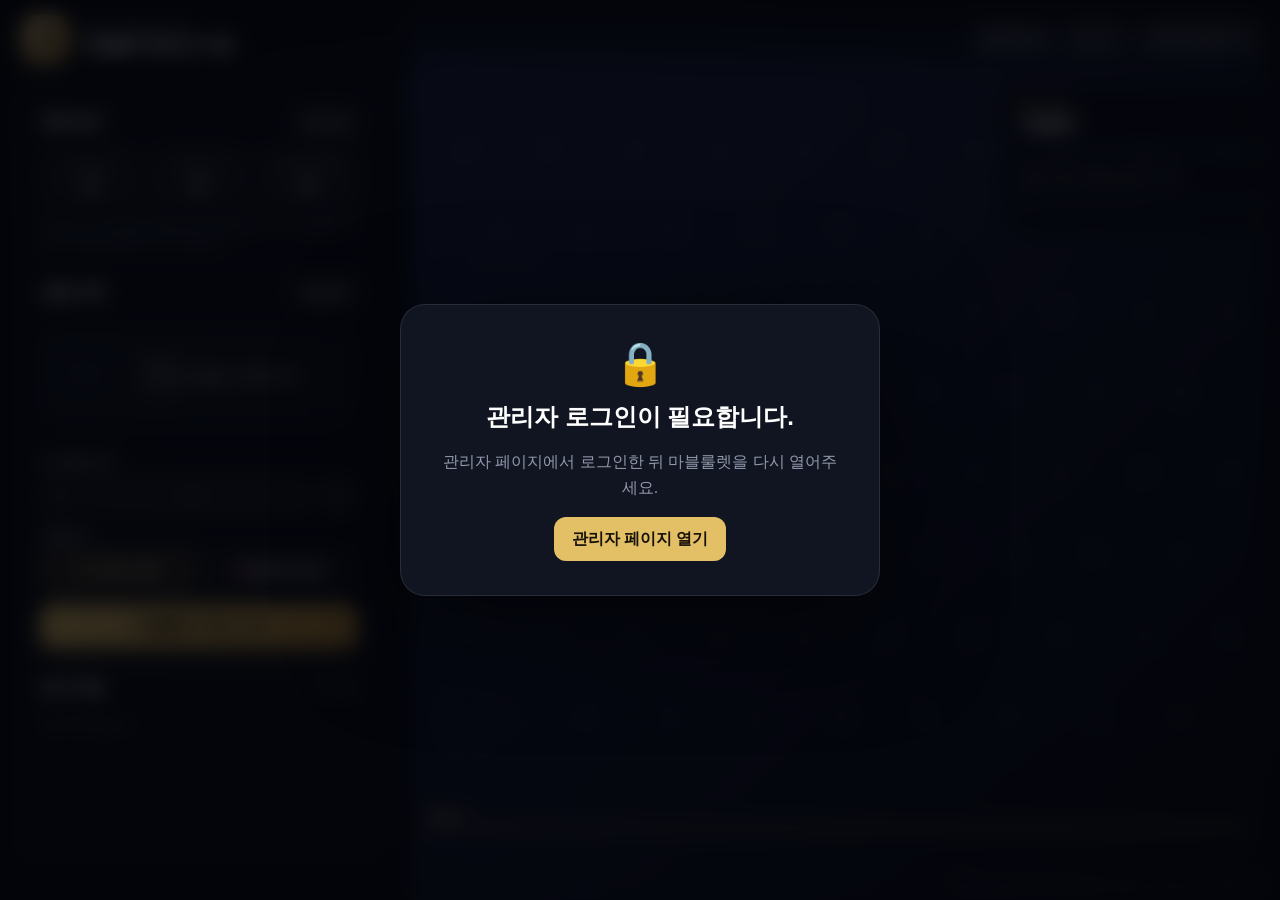
<file: roulette/index.html>
<!doctype html>
<html lang="ko">
<head>
  <meta charset="utf-8" />
  <meta name="viewport" content="width=device-width, initial-scale=1, viewport-fit=cover" />
  <meta name="theme-color" content="#090b12" />
  <title>20주년 마블룰렛 행운권 추첨</title>
  <link rel="stylesheet" href="roulette.css?v=1.1" />
</head>
<body>
  <canvas id="rouletteCanvas"></canvas>

  <header class="topbar">
    <div class="brand">
      <span class="brand-mark">20</span>
      <div><small>남양주시장애인복지관</small><strong>마블룰렛 행운권 추첨</strong></div>
    </div>
    <div class="top-actions">
      <span id="connectionBadge" class="status-badge">연결 확인 중</span>
      <button id="speedButton" class="ghost-button" type="button">속도 1×</button>
      <a class="ghost-button" href="../admin.html">관리자로 돌아가기</a>
    </div>
  </header>

  <aside id="controlPanel" class="control-panel">
    <section class="control-section pool-summary">
      <div class="section-title-row"><h2>추첨 준비</h2><button id="refreshButton" class="mini-button" type="button">새로고침</button></div>
      <div class="count-grid">
        <div><span>현재 도착</span><strong id="arrivedCount">0</strong></div>
        <div><span>추첨 대상</span><strong id="eligibleCount">0</strong></div>
        <div><span>기존 당첨 제외</span><strong id="excludedCount">0</strong></div>
      </div>
      <p class="helper">도착 처리 + 좌석 배정이 완료된 참가자만 들어갑니다. 이미 당첨된 좌석은 중복 당첨 방지를 위해 자동 제외됩니다.</p>
    </section>

    <section class="control-section">
      <div class="section-title-row"><h2>상품 선택</h2><button id="openPrizeSettingsButton" class="mini-button" type="button">상품 설정</button></div>
      <div id="prizeSlots" class="prize-slots"></div>
      <div id="selectedPrizeCard" class="selected-prize-card empty">
        <div id="selectedPrizeImage" class="selected-prize-image"><span>사진</span></div>
        <div><small id="selectedPrizeNumber">상품 선택</small><strong id="selectedPrizeName">사용할 상품을 선택하세요.</strong><p id="selectedPrizeStock">남은 수량 -</p></div>
      </div>
    </section>

    <section class="control-section draw-options">
      <label>이번 당첨 인원
        <div class="stepper"><button id="winnerMinus" type="button">−</button><input id="winnerCount" type="number" min="1" value="1" /><button id="winnerPlus" type="button">＋</button></div>
      </label>
      <fieldset>
        <legend>당첨 방식</legend>
        <div class="mode-buttons">
          <label><input type="radio" name="winnerMode" value="first" checked /><span>🏆 1등부터 당첨</span></label>
          <label><input type="radio" name="winnerMode" value="last" /><span>🎯 꼴찌부터 당첨</span></label>
        </div>
      </fieldset>
      <button id="startDrawButton" class="start-button" type="button">마블룰렛 추첨 시작</button>
      <button id="abortDrawButton" class="abort-button hidden" type="button">추첨 중단</button>
    </section>

    <section class="control-section history-section">
      <div class="section-title-row"><h2>최근 추첨</h2><span class="tiny">최대 20회</span></div>
      <div id="drawHistory" class="draw-history"><p class="empty-copy">추첨 기록이 없습니다.</p></div>
    </section>
  </aside>

  <section class="race-hud">
    <div class="race-prize">
      <span id="racePrizeNo">상품 미선택</span>
      <strong id="racePrizeName">마블룰렛</strong>
    </div>
    <div id="raceStatus" class="race-status">상품과 당첨 인원을 설정해 주세요.</div>
    <div id="rankTicker" class="rank-ticker"></div>
  </section>

  <div id="loginGate" class="overlay hidden">
    <section class="dialog compact-dialog">
      <div class="dialog-icon">🔒</div><h2>관리자 로그인이 필요합니다.</h2>
      <p>관리자 페이지에서 로그인한 뒤 마블룰렛을 다시 열어주세요.</p>
      <a class="primary-link" href="../admin.html">관리자 페이지 열기</a>
    </section>
  </div>

  <div id="loadingOverlay" class="overlay">
    <section class="dialog compact-dialog"><div class="spinner"></div><h2>마블룰렛을 준비하고 있습니다.</h2><p id="loadingText">현재 도착 참가자와 상품 정보를 불러오는 중입니다.</p></section>
  </div>

  <div id="prizeSettingsModal" class="overlay hidden">
    <section class="dialog prize-dialog">
      <div class="dialog-header"><div><small>PRIZE SETTINGS</small><h2>상품 1~10번 설정</h2></div><button class="close-button" data-close="prizeSettingsModal">×</button></div>
      <div class="prize-editor-layout">
        <div id="editorPrizeSlots" class="editor-prize-slots"></div>
        <form id="prizeEditorForm" class="prize-editor-form">
          <input id="editorPrizeNo" type="hidden" value="1" />
          <div class="editor-preview" id="editorPreview"><span>상품사진</span></div>
          <label>상품명<input id="editorPrizeName" maxlength="160" placeholder="예: 온누리상품권 5만원" required /></label>
          <label>총 수량<input id="editorPrizeQuantity" type="number" min="0" max="999" value="1" required /></label>
          <label>상품사진<input id="editorPrizeImage" type="file" accept="image/png,image/jpeg,image/webp" /><small>업로드 시 자동으로 축소·압축하여 저장합니다.</small></label>
          <label>비고<input id="editorPrizeNote" maxlength="200" placeholder="선택사항" /></label>
          <label class="switch-row"><input id="editorPrizeActive" type="checkbox" checked /><span>추첨에 사용</span></label>
          <div class="editor-actions"><button id="removePrizeImageButton" class="secondary-button" type="button">사진 삭제</button><button class="primary-button" type="submit">상품 저장</button></div>
          <p id="editorStockInfo" class="stock-info"></p>
        </form>
      </div>
    </section>
  </div>

  <div id="resultModal" class="overlay hidden">
    <section class="dialog result-dialog">
      <div id="resultConfetti" class="confetti-layer"></div>
      <small class="result-kicker">LUCKY WINNER</small>
      <div id="resultPrizeImage" class="result-prize-image hidden"></div>
      <h2 id="resultPrizeName">당첨 결과</h2>
      <p id="resultSummary"></p>
      <div id="winnerList" class="winner-list"></div>
      <div id="resultSaveStatus" class="result-save-status">결과를 저장하고 있습니다.</div>
      <div class="result-actions"><button id="retryCommitButton" class="secondary-button hidden" type="button">결과 저장 다시 시도</button><button id="resultDoneButton" class="primary-button" type="button">확인</button></div>
    </section>
  </div>

  <div id="toast" class="toast hidden"></div>
  <footer>Marble Roulette original concept/source by LazyGyu · MIT License · 20주년 행사 연동판</footer>

  <script src="../config.js"></script>
  <script src="roulette.js?v=1.1"></script>
</body>
</html>
</file>
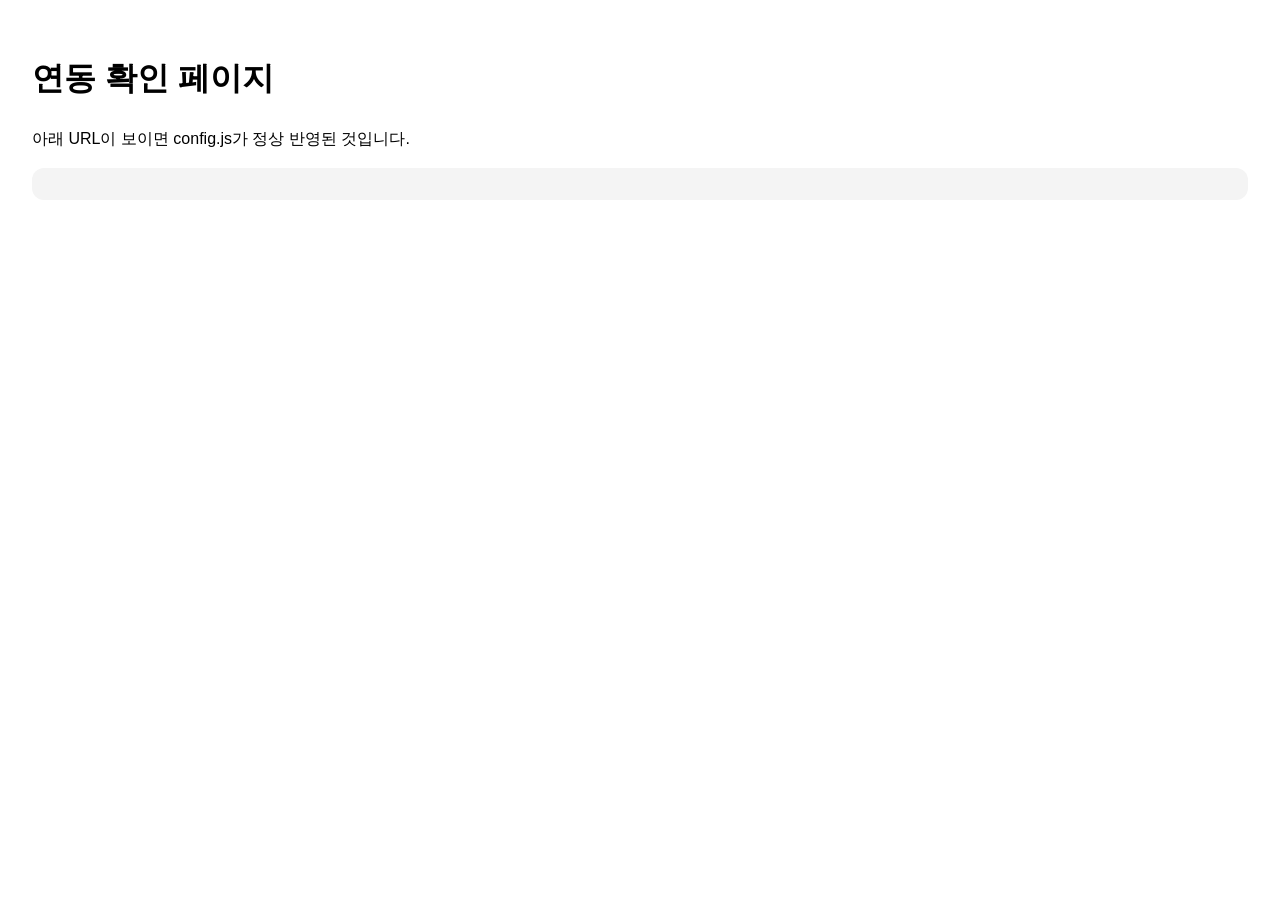
<file: check-config.html>
<!doctype html>
<html lang="ko">
<head><meta charset="utf-8"><meta name="viewport" content="width=device-width,initial-scale=1"><title>연동 확인</title></head>
<body style="font-family:sans-serif; padding:24px; line-height:1.6;">
<h1>연동 확인 페이지</h1>
<p>아래 URL이 보이면 config.js가 정상 반영된 것입니다.</p>
<pre id="out" style="white-space:pre-wrap;background:#f4f4f4;padding:16px;border-radius:12px;"></pre>
<script src="./config.js"></script>
<script>
document.getElementById('out').textContent = JSON.stringify(window.APP_CONFIG, null, 2);
</script>
</body>
</html>
</file>
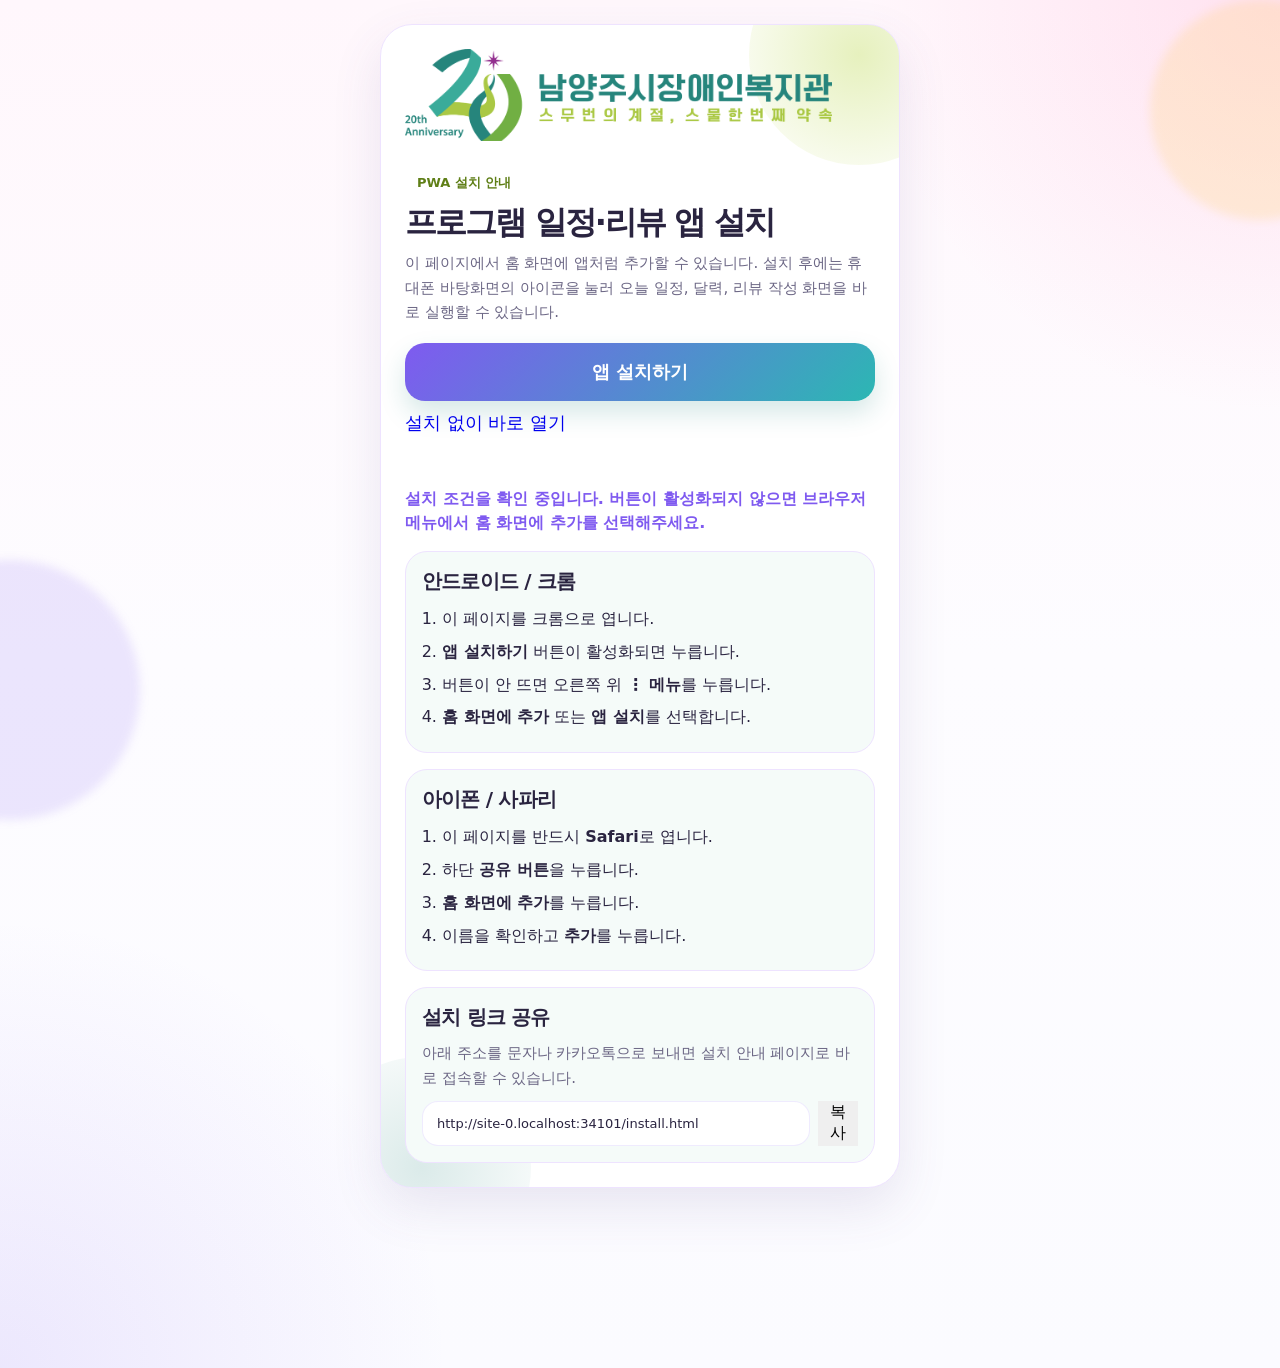
<file: install.html>
<!doctype html>
<html lang="ko">
<head>
  <meta charset="utf-8" />
  <meta name="viewport" content="width=device-width, initial-scale=1, viewport-fit=cover" />
  <title>남양주시장애인복지관 앱 설치</title>
  <meta name="theme-color" content="#1e7f78" />
  <link rel="manifest" href="./manifest.webmanifest" />
  <link rel="apple-touch-icon" href="./assets/icon-192.png" />
  <link rel="stylesheet" href="./styles.css" />
  <style>
    .install-shell{min-height:100vh;display:flex;align-items:center;justify-content:center;padding:24px 14px 80px}
    .install-card{width:min(520px,100%);background:#fff;border:1px solid var(--line);border-radius:32px;padding:24px;box-shadow:var(--shadow);position:relative;overflow:hidden}
    .install-card:before{content:"";position:absolute;right:-70px;top:-80px;width:220px;height:220px;border-radius:999px;background:radial-gradient(circle,rgba(182,213,64,.34),rgba(182,213,64,0));}
    .install-card:after{content:"";position:absolute;left:-70px;bottom:-90px;width:220px;height:220px;border-radius:999px;background:radial-gradient(circle,rgba(30,127,120,.16),rgba(30,127,120,0));}
    .install-inner{position:relative;z-index:1}
    .install-logo{width:100%;max-height:92px;object-fit:contain;object-position:left center;margin-bottom:22px}
    .install-title{font-size:32px;line-height:1.12;letter-spacing:-.06em;margin:6px 0 10px;color:var(--ink)}
    .install-desc{color:var(--muted);line-height:1.65;margin:0 0 18px;font-size:15px}
    .install-actions{display:grid;gap:10px;margin:18px 0}
    .install-primary{width:100%;min-height:58px;border-radius:20px;font-size:18px;text-decoration:none}
    .install-help{background:#f5fbf9;border:1px solid var(--line);border-radius:22px;padding:16px;margin-top:16px}
    .install-help h2{font-size:20px;margin:0 0 10px;letter-spacing:-.04em}
    .install-help ol{margin:0;padding-left:20px;color:var(--ink);line-height:1.8}
    .install-help li{margin:4px 0}
    .install-badge{display:inline-flex;align-items:center;gap:6px;background:var(--lime-soft);color:#5f7f17;padding:7px 12px;border-radius:999px;font-weight:900;font-size:13px}
    .install-status{margin-top:12px;color:var(--teal);font-weight:900;line-height:1.5}
    .copy-box{display:flex;gap:8px;margin-top:10px}
    .copy-box input{font-size:13px}
    @media(max-width:520px){.install-card{padding:20px;border-radius:28px}.install-title{font-size:29px}}
  </style>
</head>
<body>
<div class="bg-orb orb-1"></div>
<div class="bg-orb orb-2"></div>
<main class="install-shell">
  <section class="install-card">
    <div class="install-inner">
      <img src="./assets/signature_horizontal_color.png" alt="남양주시장애인복지관 20주년" class="install-logo" />
      <span class="install-badge">PWA 설치 안내</span>
      <h1 class="install-title">프로그램 일정·리뷰 앱 설치</h1>
      <p class="install-desc">이 페이지에서 홈 화면에 앱처럼 추가할 수 있습니다. 설치 후에는 휴대폰 바탕화면의 아이콘을 눌러 오늘 일정, 달력, 리뷰 작성 화면을 바로 실행할 수 있습니다.</p>
      <div class="install-actions">
        <button id="installButton" class="main-btn install-primary" disabled>앱 설치하기</button>
        <a href="./index.html" class="ghost-btn install-primary">설치 없이 바로 열기</a>
      </div>
      <p id="installStatus" class="install-status">설치 버튼을 준비 중입니다. 버튼이 활성화되지 않으면 아래 안내에 따라 홈 화면에 추가해주세요.</p>
      <div class="install-help">
        <h2>안드로이드 / 크롬</h2>
        <ol>
          <li>이 페이지를 크롬으로 엽니다.</li>
          <li><strong>앱 설치하기</strong> 버튼이 활성화되면 누릅니다.</li>
          <li>버튼이 안 뜨면 오른쪽 위 <strong>⋮ 메뉴</strong>를 누릅니다.</li>
          <li><strong>홈 화면에 추가</strong> 또는 <strong>앱 설치</strong>를 선택합니다.</li>
        </ol>
      </div>
      <div class="install-help">
        <h2>아이폰 / 사파리</h2>
        <ol>
          <li>이 페이지를 반드시 <strong>Safari</strong>로 엽니다.</li>
          <li>하단 <strong>공유 버튼</strong>을 누릅니다.</li>
          <li><strong>홈 화면에 추가</strong>를 누릅니다.</li>
          <li>이름을 확인하고 <strong>추가</strong>를 누릅니다.</li>
        </ol>
      </div>
      <div class="install-help">
        <h2>설치 링크 공유</h2>
        <p class="install-desc" style="margin-bottom:8px;">아래 주소를 문자나 카카오톡으로 보내면 설치 안내 페이지로 바로 접속할 수 있습니다.</p>
        <div class="copy-box">
          <input id="installUrl" readonly />
          <button id="copyUrl" class="ghost-btn">복사</button>
        </div>
      </div>
    </div>
  </section>
</main>
<script src="./install.js"></script>
</body>
</html>
</file>
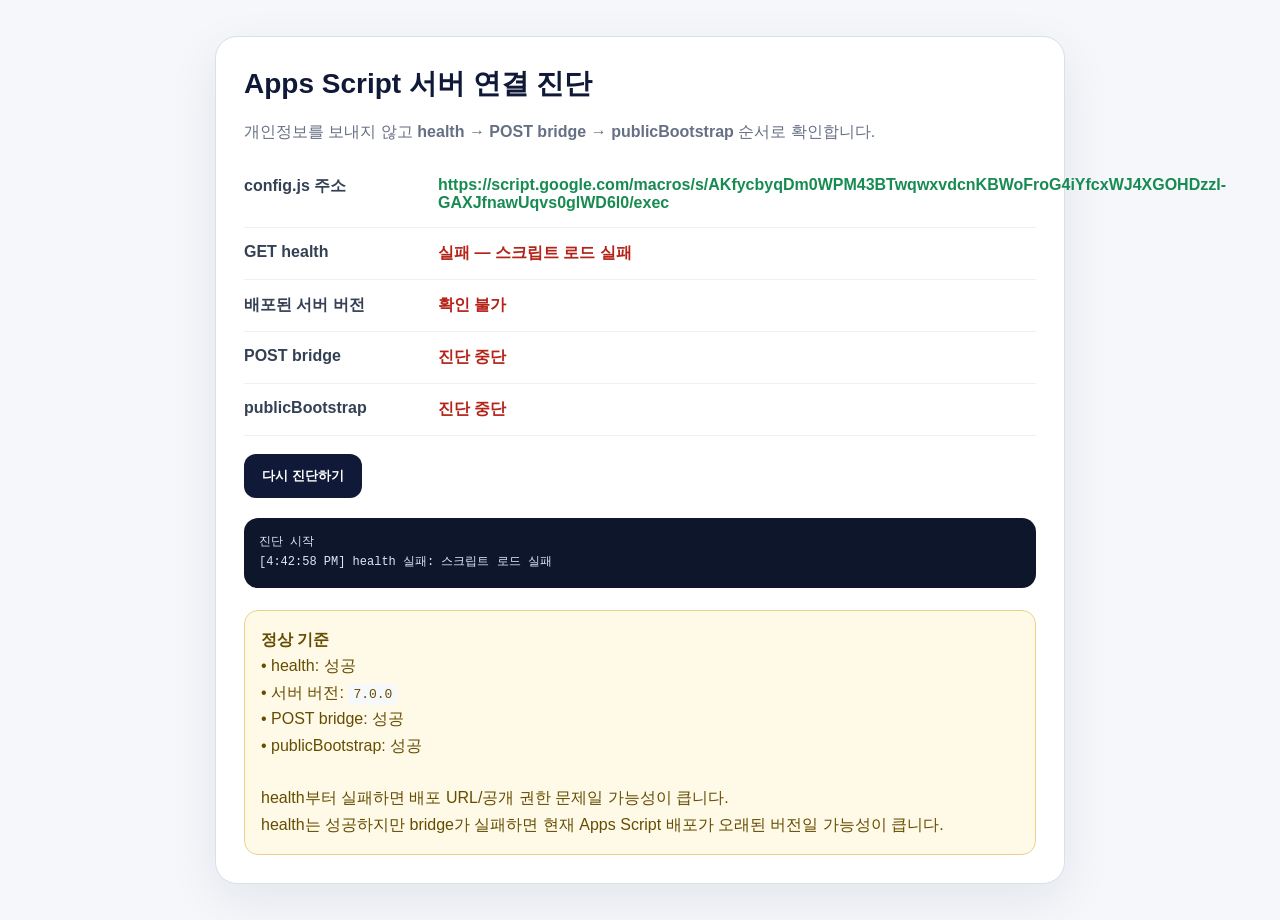
<file: server_check.html>
<!doctype html>
<html lang="ko">
<head>
<meta charset="utf-8">
<meta name="viewport" content="width=device-width,initial-scale=1">
<title>20주년 QR 시스템 · 서버 연결 진단</title>
<style>
:root{--navy:#101a38;--blue:#3268dd;--green:#178b51;--red:#b42318;--amber:#a15c00;--line:#d9e0ea;--bg:#f5f7fb}
*{box-sizing:border-box}
body{margin:0;background:var(--bg);font-family:"Pretendard","Noto Sans KR","Malgun Gothic",sans-serif;color:#1f2937}
main{width:min(850px,calc(100% - 28px));margin:36px auto;padding:28px;background:#fff;border:1px solid var(--line);border-radius:22px;box-shadow:0 16px 50px rgba(15,23,42,.08)}
h1{margin:0;color:var(--navy);font-size:28px} .lead{color:#667085;line-height:1.65}
.row{display:grid;grid-template-columns:180px 1fr;gap:14px;padding:15px 0;border-bottom:1px solid #edf0f4}
.row:last-child{border:0}.label{font-weight:850;color:#344054}
.status{font-weight:850}.pending{color:#667085}.ok{color:var(--green)}.fail{color:var(--red)}.warn{color:var(--amber)}
code{word-break:break-all;background:#f7f8fa;padding:3px 5px;border-radius:5px}
button{margin-top:18px;border:0;border-radius:12px;padding:13px 18px;background:var(--navy);color:#fff;font-weight:900;cursor:pointer}
.log{margin-top:20px;padding:15px;border-radius:14px;background:#0e162b;color:#dce6fb;font:12px/1.65 Consolas,monospace;white-space:pre-wrap;max-height:300px;overflow:auto}
.guide{margin-top:22px;padding:16px;border-radius:14px;background:#fff9e8;border:1px solid #edd18b;line-height:1.65;color:#654d00}
@media(max-width:600px){.row{grid-template-columns:1fr;gap:5px}main{padding:20px}}
</style>
<script src="config.js"></script>
</head>
<body>
<main>
<h1>Apps Script 서버 연결 진단</h1>
<p class="lead">개인정보를 보내지 않고 <b>health → POST bridge → publicBootstrap</b> 순서로 확인합니다.</p>

<div class="row"><div class="label">config.js 주소</div><div id="url" class="status pending">확인 중</div></div>
<div class="row"><div class="label">GET health</div><div id="health" class="status pending">대기 중</div></div>
<div class="row"><div class="label">배포된 서버 버전</div><div id="version" class="status pending">대기 중</div></div>
<div class="row"><div class="label">POST bridge</div><div id="bridge" class="status pending">대기 중</div></div>
<div class="row"><div class="label">publicBootstrap</div><div id="bootstrap" class="status pending">대기 중</div></div>

<button id="run" type="button">다시 진단하기</button>
<div id="log" class="log">진단 시작 준비 중…</div>

<div class="guide">
<b>정상 기준</b><br>
• health: 성공<br>
• 서버 버전: <code>7.0.0</code><br>
• POST bridge: 성공<br>
• publicBootstrap: 성공<br><br>
health부터 실패하면 배포 URL/공개 권한 문제일 가능성이 큽니다.<br>
health는 성공하지만 bridge가 실패하면 현재 Apps Script 배포가 오래된 버전일 가능성이 큽니다.
</div>
</main>
<script>
(() => {
  const cfg=window.NYJ20_CONFIG||{};
  const API=String(cfg.appsScriptUrl||'').trim();
  const $=id=>document.getElementById(id);
  const logEl=$('log');
  const EXPECTED='7.0.0';

  function log(msg){
    logEl.textContent += `\n[${new Date().toLocaleTimeString()}] ${msg}`;
    logEl.scrollTop=logEl.scrollHeight;
  }
  function set(id,text,kind='pending'){
    const el=$(id); el.textContent=text; el.className='status '+kind;
  }
  function callbackName(prefix){
    return `__nyjdiag_${prefix}_${Date.now()}_${Math.random().toString(36).slice(2)}`;
  }
  function jsonp(url,timeout=12000){
    return new Promise((resolve,reject)=>{
      const cb=callbackName('cb');
      const script=document.createElement('script');
      const timer=setTimeout(()=>cleanup(new Error('JSONP 응답 시간 초과')),timeout);
      function cleanup(err,data){
        clearTimeout(timer);
        script.remove();
        try{delete window[cb]}catch(_){window[cb]=undefined}
        err?reject(err):resolve(data);
      }
      window[cb]=data=>cleanup(null,data);
      script.onerror=()=>cleanup(new Error('스크립트 로드 실패'));
      const u=new URL(url);
      u.searchParams.set('callback',cb);
      u.searchParams.set('_',Date.now());
      script.src=u.toString();
      document.head.appendChild(script);
    });
  }

  async function health(){
    const u=new URL(API);
    u.searchParams.set('action','health');
    const started=performance.now();
    const r=await jsonp(u.toString());
    return {r,ms:Math.round(performance.now()-started)};
  }

  function bridge(action,payload={}){
    return new Promise((resolve,reject)=>{
      const requestId='diag_'+Date.now()+'_'+Math.random().toString(36).slice(2)+Math.random().toString(36).slice(2);
      const frameName='diag_frame_'+Date.now();
      const iframe=document.createElement('iframe');
      iframe.name=frameName; iframe.style.display='none';
      const form=document.createElement('form');
      form.method='POST'; form.action=API; form.target=frameName; form.style.display='none';
      const fields={bridge:'1',requestId,action,payload:JSON.stringify(payload)};
      for(const [name,value] of Object.entries(fields)){
        const input=document.createElement('input');input.type='hidden';input.name=name;input.value=value;form.appendChild(input);
      }
      document.body.append(iframe,form);
      const deadline=Date.now()+25000;
      let done=false;
      function cleanup(){if(done)return;done=true;form.remove();setTimeout(()=>iframe.remove(),50)}
      async function poll(){
        if(done)return;
        if(Date.now()>deadline){cleanup();reject(new Error('bridge 25초 초과'));return}
        try{
          const u=new URL(API);u.searchParams.set('action','bridgePoll');u.searchParams.set('requestId',requestId);
          const r=await jsonp(u.toString(),5000);
          if(r?.pending===true){setTimeout(poll,250);return}
          cleanup();
          if(!r||r.ok!==true){reject(new Error(r?.error||'bridge 서버 오류'));return}
          resolve(r.data);
        }catch(e){setTimeout(poll,400)}
      }
      try{form.submit();setTimeout(poll,220)}catch(e){cleanup();reject(e)}
    });
  }

  async function run(){
    logEl.textContent='진단 시작';
    set('url',API||'설정 없음',API?'ok':'fail');
    set('health','검사 중…');set('version','대기 중…');set('bridge','대기 중…');set('bootstrap','대기 중…');

    if(!/^https:\/\/script\.google\.com\/macros\/s\/.+\/exec/.test(API)){
      set('health','실패 — 올바른 /exec 주소가 아닙니다.','fail');
      log('config.js Apps Script URL 확인 필요');
      return;
    }

    try{
      const h=await health();
      if(!h.r?.ok)throw new Error(h.r?.error||'health 응답 오류');
      set('health',`성공 (${h.ms}ms)`,'ok');
      const ver=String(h.r?.data?.version||h.r?.version||'확인 안 됨');
      set('version',ver,ver===EXPECTED?'ok':'warn');
      log(`health 성공 / version=${ver} / ${h.ms}ms`);
      if(ver!==EXPECTED)log(`주의: 이 패키지 예상 서버 버전은 ${EXPECTED}`);
    }catch(e){
      set('health','실패 — '+e.message,'fail');
      set('version','확인 불가','fail');
      set('bridge','진단 중단','fail');set('bootstrap','진단 중단','fail');
      log('health 실패: '+e.message);
      return;
    }

    const start=performance.now();
    try{
      set('bridge','POST + poll 검사 중…');
      const data=await bridge('publicBootstrap',{});
      const ms=Math.round(performance.now()-start);
      set('bridge',`성공 (${ms}ms)`,'ok');
      set('bootstrap',data?.settings?'성공 — 설정 데이터 수신':'응답은 받았으나 설정 데이터 없음',data?.settings?'ok':'warn');
      log(`bridge/publicBootstrap 성공 / ${ms}ms`);
    }catch(e){
      set('bridge','실패 — '+e.message,'fail');
      set('bootstrap','실패','fail');
      log('bridge 실패: '+e.message);
    }
  }

  $('run').addEventListener('click',run);
  run();
})();
</script>
</body></html>
</file>
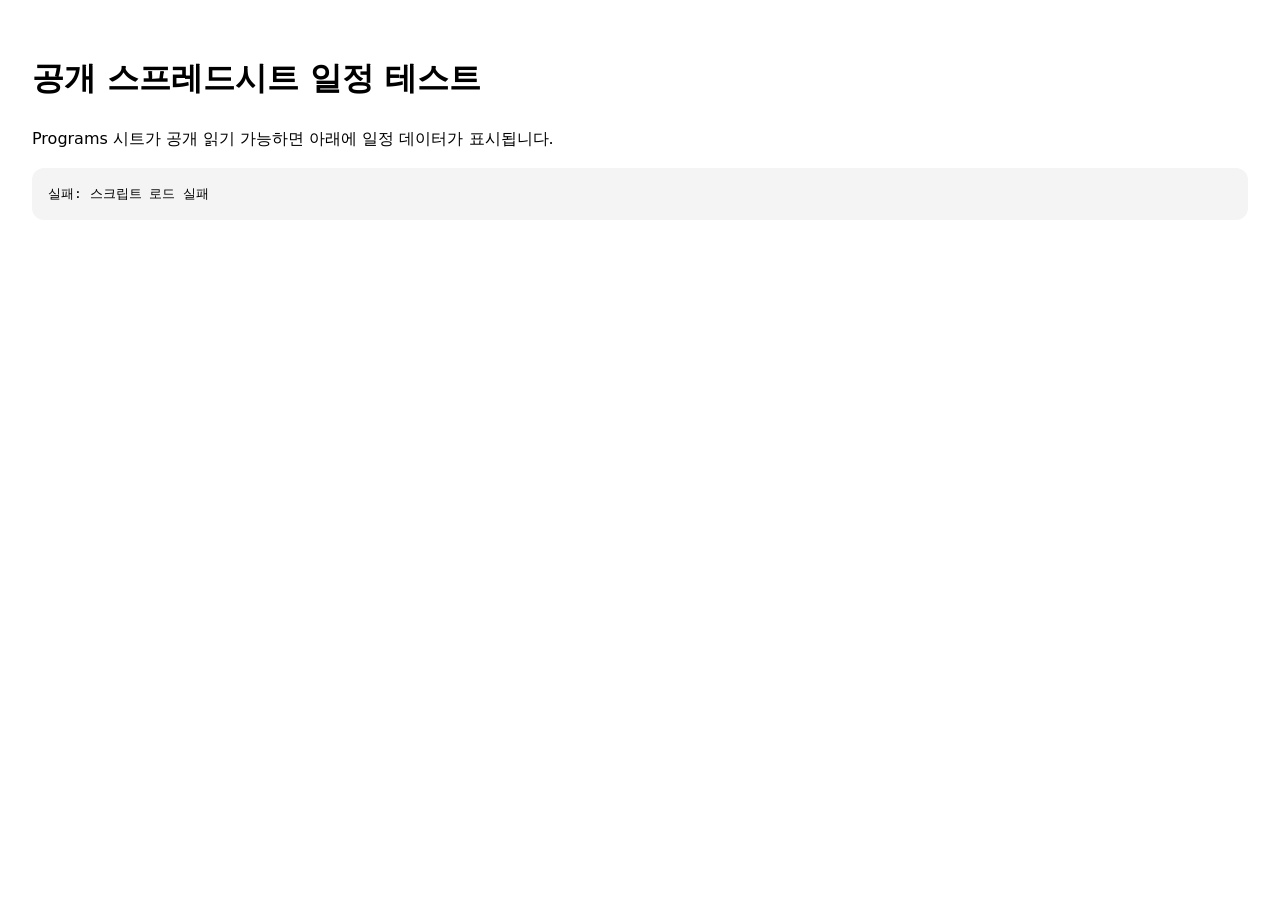
<file: sheet-test.html>
<!doctype html>
<html lang="ko">
<head>
<meta charset="utf-8">
<meta name="viewport" content="width=device-width, initial-scale=1">
<title>공개 스프레드시트 일정 테스트</title>
<style>
body{font-family:system-ui,sans-serif;padding:24px;line-height:1.6}
pre{white-space:pre-wrap;background:#f4f4f4;padding:16px;border-radius:12px}
</style>
</head>
<body>
<h1>공개 스프레드시트 일정 테스트</h1>
<p>Programs 시트가 공개 읽기 가능하면 아래에 일정 데이터가 표시됩니다.</p>
<pre id="out">불러오는 중...</pre>
<script src="./config.js?v=friendly20260629"></script>
<script>
const out=document.getElementById('out');
const cfg=window.APP_CONFIG||{};
const cb='testcb_'+Date.now();
window[cb]=function(response){
  if(!response || response.status==='error'){
    out.textContent='실패: 스프레드시트가 웹에 게시되지 않았거나 공개 읽기 권한이 없습니다.\n\n' + JSON.stringify(response,null,2);
    return;
  }
  out.textContent=JSON.stringify(response.table.rows.slice(0,5),null,2);
};
const s=document.createElement('script');
s.onerror=function(){out.textContent='실패: 스크립트 로드 실패';};
s.src='https://docs.google.com/spreadsheets/d/'+encodeURIComponent(cfg.PROGRAMS_SHEET_ID)+'/gviz/tq?sheet='+encodeURIComponent(cfg.PROGRAMS_SHEET_NAME||'Programs')+'&tqx=responseHandler:'+cb+';out:json&v='+Date.now();
document.body.appendChild(s);
</script>
</body>
</html>
</file>
<file: roulette/roulette.css>
*{box-sizing:border-box}html,body{width:100%;height:100%;margin:0;overflow:hidden;font-family:"Pretendard","Noto Sans KR","Apple SD Gothic Neo","Malgun Gothic",sans-serif;background:#080a10;color:#fff}button,input{font:inherit}button,a{touch-action:manipulation}button{cursor:pointer}a{text-decoration:none;color:inherit}.hidden{display:none!important}#rouletteCanvas{position:fixed;inset:0;width:100%;height:100%;background:radial-gradient(circle at 65% 20%,#1d2450 0,#0b0e18 36%,#05070c 78%)}.topbar{position:fixed;z-index:20;left:0;right:0;top:0;height:76px;padding:12px 18px 12px 22px;display:flex;align-items:center;justify-content:space-between;gap:20px;background:linear-gradient(180deg,rgba(5,7,12,.96),rgba(5,7,12,.62),transparent);pointer-events:none}.topbar>*{pointer-events:auto}.brand{display:flex;align-items:center;gap:11px}.brand-mark{width:47px;height:47px;display:grid;place-items:center;border-radius:15px;background:linear-gradient(135deg,#f5d99a,#a8792c);color:#17120b;font-size:20px;font-weight:950;box-shadow:0 8px 28px rgba(216,169,72,.22)}.brand div{display:grid;gap:2px}.brand small{color:#aaaec0;font-size:11px}.brand strong{font-size:16px}.top-actions{display:flex;align-items:center;gap:8px}.status-badge,.ghost-button,.mini-button{border:1px solid rgba(255,255,255,.14);background:rgba(255,255,255,.07);color:#e9ebf4;border-radius:11px}.status-badge{padding:8px 10px;font-size:11px}.status-badge.ok{border-color:rgba(74,222,128,.38);color:#86efac}.ghost-button{padding:9px 12px;font-size:12px}.ghost-button:hover,.mini-button:hover{background:rgba(255,255,255,.12)}.control-panel{position:fixed;z-index:15;top:82px;left:14px;bottom:38px;width:370px;overflow:auto;padding:10px;border:1px solid rgba(255,255,255,.1);border-radius:23px;background:rgba(10,13,23,.88);backdrop-filter:blur(20px);box-shadow:0 24px 80px rgba(0,0,0,.34);transition:transform .3s ease,opacity .3s ease}.control-panel.race-mode{transform:translateX(calc(-100% - 30px));opacity:.12}.control-section{padding:15px;border-bottom:1px solid rgba(255,255,255,.08)}.control-section:last-child{border:0}.section-title-row{display:flex;align-items:center;justify-content:space-between;gap:10px}.section-title-row h2{margin:0;font-size:15px}.mini-button{padding:6px 9px;font-size:11px}.count-grid{display:grid;grid-template-columns:repeat(3,1fr);gap:7px;margin-top:12px}.count-grid div{padding:10px 7px;border-radius:13px;background:rgba(255,255,255,.055);text-align:center}.count-grid span{display:block;color:#8f95aa;font-size:9px}.count-grid strong{display:block;margin-top:3px;font-size:19px}.helper{margin:9px 0 0;color:#858ba0;font-size:10px;line-height:1.55}.prize-slots,.editor-prize-slots{display:grid;grid-template-columns:repeat(5,1fr);gap:6px;margin-top:11px}.prize-slot{min-height:48px;padding:7px 4px;border:1px solid rgba(255,255,255,.1);border-radius:12px;background:rgba(255,255,255,.04);color:#aeb3c6}.prize-slot strong{display:block;font-size:13px}.prize-slot small{display:block;margin-top:2px;font-size:8px;white-space:nowrap;overflow:hidden;text-overflow:ellipsis}.prize-slot.active{border-color:#d9b35d;background:rgba(217,179,93,.17);color:#ffe8ad}.prize-slot.disabled{opacity:.38}.selected-prize-card{display:grid;grid-template-columns:76px 1fr;align-items:center;gap:11px;margin-top:10px;padding:10px;border-radius:16px;background:rgba(255,255,255,.055)}.selected-prize-card.empty{opacity:.55}.selected-prize-image,.editor-preview,.result-prize-image{display:grid;place-items:center;overflow:hidden;background:linear-gradient(135deg,#1d2234,#121622);border:1px solid rgba(255,255,255,.1);color:#697086}.selected-prize-image{width:76px;height:76px;border-radius:13px}.selected-prize-image img,.editor-preview img,.result-prize-image img{width:100%;height:100%;object-fit:cover}.selected-prize-card small{color:#d9b35d;font-size:10px;font-weight:800}.selected-prize-card strong{display:block;margin-top:3px;font-size:14px}.selected-prize-card p{margin:5px 0 0;color:#9298ab;font-size:10px}.draw-options>label{display:block;color:#b6bbca;font-size:11px;font-weight:700}.stepper{display:grid;grid-template-columns:42px 1fr 42px;gap:5px;margin-top:6px}.stepper button,.stepper input{height:39px;border:1px solid rgba(255,255,255,.11);background:rgba(255,255,255,.06);color:#fff;text-align:center;border-radius:10px}.draw-options fieldset{margin:13px 0;padding:0;border:0}.draw-options legend{margin-bottom:6px;color:#b6bbca;font-size:11px;font-weight:700}.mode-buttons{display:grid;grid-template-columns:1fr 1fr;gap:7px}.mode-buttons input{position:absolute;opacity:0}.mode-buttons span{display:grid;place-items:center;min-height:42px;padding:7px;border:1px solid rgba(255,255,255,.1);border-radius:11px;background:rgba(255,255,255,.045);font-size:11px;font-weight:800}.mode-buttons input:checked+span{border-color:#d9b35d;background:rgba(217,179,93,.15);color:#ffe6a4}.start-button,.abort-button,.primary-button,.secondary-button,.primary-link{min-height:44px;border:0;border-radius:12px;font-weight:900}.start-button{width:100%;background:linear-gradient(135deg,#e8c66e,#b88733);color:#17120a;box-shadow:0 10px 28px rgba(190,140,50,.2)}.start-button:disabled{filter:grayscale(1);opacity:.4;cursor:not-allowed}.abort-button{width:100%;margin-top:7px;background:#7f1d1d;color:#fff}.draw-history{display:grid;gap:7px;margin-top:10px}.history-item{padding:9px;border-radius:12px;background:rgba(255,255,255,.045);font-size:10px}.history-item.cancelled{opacity:.48}.history-head{display:flex;justify-content:space-between;gap:8px}.history-head strong{color:#e7d3a0}.history-winners{margin-top:4px;color:#a7adbf;line-height:1.45}.history-cancel{margin-top:7px;padding:4px 7px;border:1px solid rgba(248,113,113,.25);border-radius:8px;background:transparent;color:#fca5a5;font-size:9px}.empty-copy,.tiny{color:#777e93;font-size:10px}.race-hud{position:fixed;z-index:10;top:86px;right:18px;width:260px;display:grid;gap:9px;pointer-events:none}.race-prize,.race-status,.rank-ticker{padding:12px 14px;border:1px solid rgba(255,255,255,.09);border-radius:15px;background:rgba(7,9,16,.72);backdrop-filter:blur(10px)}.race-prize span{display:block;color:#d5b25b;font-size:9px;font-weight:900;letter-spacing:.08em}.race-prize strong{display:block;margin-top:3px;font-size:15px}.race-status{color:#afb5c7;font-size:11px;line-height:1.5}.rank-ticker{display:grid;gap:4px;max-height:240px;overflow:hidden}.rank-row{display:grid;grid-template-columns:28px 1fr;gap:7px;align-items:center;font-size:10px}.rank-row b{color:#e6c56b}.overlay{position:fixed;z-index:100;inset:0;display:grid;place-items:center;padding:18px;background:rgba(3,5,9,.78);backdrop-filter:blur(10px)}.dialog{position:relative;width:min(900px,100%);max-height:92vh;overflow:auto;border:1px solid rgba(255,255,255,.1);border-radius:25px;background:#111521;box-shadow:0 28px 110px rgba(0,0,0,.55)}.compact-dialog{width:min(480px,100%);padding:34px;text-align:center}.dialog-icon{font-size:42px}.compact-dialog h2{margin:13px 0 8px}.compact-dialog p{color:#9299ad;line-height:1.65}.primary-link,.primary-button{display:inline-flex;align-items:center;justify-content:center;padding:0 18px;background:#e3bf65;color:#181209}.dialog-header{position:sticky;z-index:2;top:0;display:flex;align-items:center;justify-content:space-between;padding:18px 20px;border-bottom:1px solid rgba(255,255,255,.08);background:#111521}.dialog-header small,.result-kicker{color:#d8b45d;font-size:9px;font-weight:900;letter-spacing:.14em}.dialog-header h2{margin:3px 0 0;font-size:20px}.close-button{width:38px;height:38px;border:0;border-radius:50%;background:rgba(255,255,255,.07);color:#fff;font-size:24px}.prize-editor-layout{display:grid;grid-template-columns:170px 1fr;gap:18px;padding:19px}.editor-prize-slots{grid-template-columns:repeat(2,1fr);align-content:start;margin:0}.prize-editor-form{display:grid;grid-template-columns:1fr 1fr;gap:12px}.prize-editor-form label{display:grid;gap:5px;color:#aab0c1;font-size:11px}.prize-editor-form input{height:41px;padding:0 11px;border:1px solid rgba(255,255,255,.1);border-radius:10px;background:#0c0f18;color:#fff}.prize-editor-form input[type=file]{height:auto;padding:9px}.prize-editor-form small{color:#72798e}.editor-preview{grid-column:1/-1;width:150px;height:150px;border-radius:18px}.switch-row{display:flex!important;align-items:center;gap:7px}.switch-row input{width:18px;height:18px}.editor-actions{grid-column:1/-1;display:flex;justify-content:flex-end;gap:8px}.secondary-button{padding:0 16px;border:1px solid rgba(255,255,255,.13);background:#1a1f2c;color:#fff}.stock-info{grid-column:1/-1;margin:0;color:#8f96a9;font-size:10px}.result-dialog{width:min(680px,100%);padding:34px;text-align:center;overflow:hidden}.result-kicker{display:block}.result-prize-image{width:110px;height:110px;margin:13px auto;border-radius:20px}.result-dialog h2{margin:10px 0 5px;font-size:25px}.result-dialog>p{margin:0 0 17px;color:#9ba2b4}.winner-list{display:grid;gap:7px;margin:14px 0}.winner-item{display:grid;grid-template-columns:44px 1fr auto;align-items:center;gap:10px;padding:11px 13px;border-radius:13px;background:rgba(255,255,255,.055);text-align:left}.winner-rank{display:grid;place-items:center;width:38px;height:38px;border-radius:50%;background:#e3bf65;color:#17120a;font-size:11px;font-weight:950}.winner-item strong{font-size:14px}.winner-item small{display:block;margin-top:2px;color:#80879a}.winner-seat{font-size:13px;font-weight:900;color:#f4d98b}.result-save-status{margin:13px 0;padding:9px;border-radius:11px;background:rgba(255,255,255,.05);color:#9ea5b8;font-size:11px}.result-save-status.ok{background:rgba(34,197,94,.11);color:#86efac}.result-save-status.error{background:rgba(239,68,68,.11);color:#fca5a5}.result-actions{display:flex;justify-content:center;gap:8px}.spinner{width:38px;height:38px;margin:0 auto;border:4px solid rgba(255,255,255,.1);border-top-color:#e3bf65;border-radius:50%;animation:spin .8s linear infinite}@keyframes spin{to{transform:rotate(360deg)}}.toast{position:fixed;z-index:200;left:50%;bottom:28px;transform:translateX(-50%);max-width:min(520px,90vw);padding:11px 15px;border-radius:12px;background:#fff;color:#161922;font-size:12px;font-weight:800;box-shadow:0 12px 40px rgba(0,0,0,.35)}footer{position:fixed;z-index:8;right:15px;bottom:9px;color:rgba(255,255,255,.35);font-size:8px}.confetti-layer{position:absolute;inset:0;pointer-events:none}.confetti{position:absolute;width:7px;height:13px;top:-20px;animation:confettiFall 2.8s linear forwards}@keyframes confettiFall{to{transform:translate(var(--dx),700px) rotate(760deg);opacity:0}}
@media(max-width:900px){.control-panel{width:330px}.race-hud{width:220px}.top-actions .status-badge{display:none}.brand small{display:none}}@media(max-width:650px){html,body{overflow:auto;background:#080a10}#rouletteCanvas{position:fixed}.topbar{height:68px;padding:9px 10px}.brand-mark{width:42px;height:42px}.brand strong{font-size:13px}.top-actions{gap:5px}.ghost-button{padding:8px;font-size:10px}.control-panel{top:72px;left:8px;right:8px;bottom:auto;width:auto;max-height:58vh}.race-hud{top:auto;right:8px;left:8px;bottom:9px;width:auto;grid-template-columns:1fr 1fr}.rank-ticker{display:none}.race-status{font-size:10px}.prize-editor-layout{grid-template-columns:1fr}.editor-prize-slots{grid-template-columns:repeat(5,1fr)}.prize-editor-form{grid-template-columns:1fr}.editor-preview,.editor-actions,.stock-info{grid-column:1}.result-dialog{padding:25px 16px}.winner-item{grid-template-columns:42px 1fr}.winner-seat{grid-column:2}footer{display:none}}
</file>
<file: styles.css>
:root{
--teal:#7f5af0;
--teal2:#2cb7b3;
--lime:#ffd166;
--purple:#ff7eb6;
--ink:#2a2440;
--muted:#6c6785;
--line:#eee3ff;
--bg:#fff9ff;
--card:#ffffff;
--danger:#e25a67;
--shadow:0 20px 50px rgba(94,72,141,.12);
--radius:28px
}*{box-sizing:border-box}html,body{margin:0}body{font-family:system-ui,-apple-system,BlinkMacSystemFont,"Segoe UI","Noto Sans KR",sans-serif;background:linear-gradient(180deg,#ecf8f4 0%,#fbfefc 58%,#f4fbf8 100%);color:var(--ink);padding-bottom:100px}.bg-orb{position:fixed;border-radius:999px;filter:blur(5px);z-index:-1;pointer-events:none}.orb-1{width:220px;height:220px;right:-90px;top:0;background:rgba(182,213,64,.26)}.orb-2{width:260px;height:260px;left:-120px;bottom:80px;background:rgba(30,127,120,.16)}button,input,select,textarea{font:inherit}button{border:0;cursor:pointer}.shell{max-width:760px;margin:0 auto;padding:14px}.hero{position:relative;overflow:hidden;background:linear-gradient(145deg,#fff,#f1fbf8);border:1px solid rgba(30,127,120,.12);border-radius:32px;padding:18px;box-shadow:var(--shadow)}.hero:after{content:"";position:absolute;right:-42px;bottom:-48px;width:180px;height:180px;border-radius:999px;background:radial-gradient(circle,rgba(182,213,64,.33),rgba(182,213,64,0))}.brand-logo{width:100%;max-height:88px;object-fit:contain;object-position:left center;display:block;position:relative;z-index:1}.eyebrow,.kicker{margin:0;color:var(--teal);font-size:12px;font-weight:900;letter-spacing:.08em;text-transform:uppercase}.hero h1{margin:8px 0 6px;font-size:34px;line-height:1.05;letter-spacing:-.065em;position:relative;z-index:1}.desc{margin:0;color:var(--muted);line-height:1.58;font-size:15px;position:relative;z-index:1}.desc.small{font-size:14px}.hero-status{position:relative;z-index:1;margin-top:14px;border-radius:18px;background:rgba(30,127,120,.1);color:var(--teal);padding:12px 14px;font-weight:900;font-size:14px}.page{display:none}.page.active{display:block}.title-row{display:flex;align-items:end;justify-content:space-between;gap:12px;margin:18px 4px 12px}.title-row.compact{align-items:center;margin:4px 0 12px}.title-row h2{margin:4px 0 0;font-size:27px;letter-spacing:-.055em}.title-row h3{margin:0;font-size:20px}.soft-btn,.main-btn,.circle-btn{display:inline-flex;align-items:center;justify-content:center;border-radius:16px;min-height:46px;padding:11px 14px;font-weight:900}.soft-btn{background:#eff8f5;color:var(--teal);border:1px solid rgba(30,127,120,.12)}.main-btn{width:100%;background:linear-gradient(135deg,var(--teal),var(--teal2));color:#fff;box-shadow:0 12px 26px rgba(30,127,120,.18)}.circle-btn{width:46px;border-radius:999px;background:#fff;color:var(--teal);border:1px solid var(--line);box-shadow:var(--shadow);font-size:24px}.today-summary{display:grid;grid-template-columns:1fr 1fr;gap:10px;margin-bottom:12px}.summary-card{background:#fff;border:1px solid var(--line);border-radius:22px;padding:17px;box-shadow:var(--shadow)}.summary-card strong{display:block;font-size:29px;color:var(--teal);line-height:1.1}.summary-card span{display:block;margin-top:5px;color:var(--muted);font-size:14px}.program-list{display:grid;gap:12px}.program-card{width:100%;text-align:left;position:relative;overflow:hidden;background:var(--card);border:1px solid var(--line);border-radius:24px;padding:18px;box-shadow:var(--shadow);color:var(--ink)}.program-card:before{content:"";position:absolute;right:-44px;top:-35px;width:130px;height:130px;border-radius:999px;background:radial-gradient(circle,rgba(182,213,64,.24),rgba(182,213,64,0))}.program-card h3{position:relative;margin:9px 0 7px;font-size:22px;letter-spacing:-.04em}.badge{position:relative;display:inline-flex;padding:6px 10px;border-radius:999px;background:#f1f8db;color:#63851d;font-size:12px;font-weight:900}.program-meta{position:relative;color:var(--muted);font-size:14px;line-height:1.65}.empty{background:#fff;border:1px dashed var(--line);border-radius:24px;padding:28px 18px;text-align:center;color:var(--muted);line-height:1.6}.month-tools{display:flex;gap:8px}.month-label{text-align:center;font-size:24px;font-weight:900;letter-spacing:-.04em;margin:4px 0 10px;color:var(--teal)}.calendar-card{background:#fff;border:1px solid var(--line);border-radius:28px;box-shadow:var(--shadow);padding:14px}.week-row,.calendar-grid{display:grid;grid-template-columns:repeat(7,1fr);gap:6px}.week-row span{text-align:center;color:var(--muted);font-size:12px;font-weight:900;padding-bottom:4px}.day{min-height:58px;border-radius:17px;background:#f7fcfa;color:var(--ink);border:1px solid transparent;padding:7px 4px;display:flex;flex-direction:column;align-items:center;justify-content:flex-start;gap:3px}.day.muted{opacity:.35}.day.today{border-color:rgba(30,127,120,.3);background:#edf8f5}.day.selected{background:linear-gradient(135deg,var(--teal),var(--teal2));color:white}.day-num{font-size:15px;font-weight:900}.dots{display:flex;gap:2px;flex-wrap:wrap;justify-content:center}.dot{width:5px;height:5px;border-radius:999px;background:var(--lime)}.day.selected .dot{background:#fff}.selected-date-panel{margin-top:14px}.flow-card,.login-card,.admin-card,.guide-card{background:#fff;border:1px solid var(--line);border-radius:28px;box-shadow:var(--shadow);padding:18px}.step{display:flex;align-items:center;gap:10px;margin:2px 0 12px}.step span{width:34px;height:34px;border-radius:12px;background:linear-gradient(135deg,var(--lime),#d9ec80);display:flex;align-items:center;justify-content:center;color:#405812;font-weight:900}.step strong{font-size:20px;letter-spacing:-.04em}label{display:block;margin:12px 0 7px;color:var(--teal);font-weight:900;font-size:14px}label em{color:var(--muted);font-style:normal;font-weight:700}input,select,textarea{width:100%;border:1px solid var(--line);border-radius:17px;background:#fff;padding:14px;color:var(--ink);outline:0}input:focus,select:focus,textarea:focus{border-color:var(--teal);box-shadow:0 0 0 4px rgba(30,127,120,.1)}.choice-grid{display:grid;gap:10px}.choice-grid.two{grid-template-columns:1fr 1fr}.choice-grid.three{grid-template-columns:1fr 1fr 1fr}.choice{min-height:86px;border-radius:20px;background:#f7fbfa;border:1px solid var(--line);color:var(--ink);font-weight:900;display:flex;flex-direction:column;align-items:center;justify-content:center;gap:6px}.choice.big{min-height:105px;font-size:28px}.choice b{font-size:15px}.choice.active{background:rgba(30,127,120,.11);border-color:rgba(30,127,120,.3);color:var(--teal)}.choice.big.active{background:rgba(182,213,64,.24);border-color:rgba(182,213,64,.55);color:var(--ink)}.chip-grid{display:grid;grid-template-columns:1fr 1fr;gap:9px}.chip-grid input{display:none}.chip-grid span{display:block;text-align:center;background:#f7fbfa;border:1px solid var(--line);border-radius:16px;padding:13px;font-weight:800}.chip-grid input:checked+span{background:rgba(30,127,120,.11);color:var(--teal);border-color:rgba(30,127,120,.28)}.notice{margin:12px 0 0;color:var(--teal);font-weight:800;line-height:1.5}.hidden{display:none!important}.hidden-frame{position:absolute;width:0;height:0;border:0;opacity:0}.login-card{text-align:center}.login-card img{width:86px;height:86px;object-fit:contain}.login-card h2{margin:4px 0 10px;font-size:28px;letter-spacing:-.05em}.admin-card{margin-bottom:12px}.admin-card h3{margin:0 0 8px;font-size:22px;letter-spacing:-.04em}.time-grid{display:grid;grid-template-columns:1fr 1fr;gap:10px}.review-list{display:grid;gap:10px;margin-top:10px}.review-item{border:1px solid var(--line);border-radius:20px;padding:14px;background:#fbfefd}.review-item strong{display:block;font-size:17px}.review-item p{margin:8px 0 0;color:var(--muted);font-size:14px;line-height:1.5}.full{width:100%;margin-top:12px}.guide-card{text-align:left;line-height:1.75}.guide-card img{width:76px;height:76px;object-fit:contain}.guide-card h2{margin:6px 0 10px;font-size:28px;letter-spacing:-.05em}.guide-card code{background:#eef7f5;color:var(--teal);border-radius:6px;padding:2px 6px}.bottom-nav{position:fixed;left:0;right:0;bottom:0;z-index:50;max-width:760px;margin:0 auto;display:grid;grid-template-columns:repeat(3,1fr);gap:7px;padding:10px 10px calc(10px + env(safe-area-inset-bottom));background:linear-gradient(180deg,rgba(244,251,248,0),rgba(244,251,248,.98) 30%);backdrop-filter:blur(10px)}.nav{min-height:64px;border-radius:22px;background:#fff;border:1px solid rgba(30,127,120,.12);box-shadow:0 8px 24px rgba(14,61,56,.08);display:flex;flex-direction:column;align-items:center;justify-content:center;gap:3px;color:var(--muted);font-weight:900}.nav span{font-size:19px}.nav b{font-size:11px}.nav.active{background:linear-gradient(135deg,var(--teal),var(--teal2));color:#fff}.month-message{margin-top:8px;color:var(--muted);font-size:13px;text-align:center}.admin-panel{animation:fade .18s ease}@keyframes fade{from{opacity:.2;transform:translateY(6px)}to{opacity:1;transform:none}}@media(max-width:390px){.shell{padding:10px}.hero h1{font-size:31px}.calendar-card{padding:10px}.week-row,.calendar-grid{gap:4px}.day{min-height:52px;border-radius:14px}.choice-grid.three{grid-template-columns:1fr}.bottom-nav{gap:5px}.nav{border-radius:18px}.brand-logo{max-height:74px}}
/* 관리자 메뉴 숨김 버전: 하단에는 이용인용 메뉴만 표시 */
.user-only-nav {
  grid-template-columns: repeat(4, 1fr) !important;
}

/* 개인 일정 기능 */
.personal-calendar-card .day .personal-dot,
.day .personal-dot {
  display:inline-block;
  width:6px;
  height:6px;
  border-radius:999px;
  background:#b6d540;
  margin:1px;
}
.private-form {
  margin-top:14px;
  background:rgba(255,255,255,.04);
  border:1px solid rgba(127,255,236,.16);
  border-radius:24px;
  padding:18px;
}
.private-form label {
  display:block;
  margin:12px 0 7px;
  color:#7fffee;
  font-weight:900;
}
.form-two {
  display:grid;
  grid-template-columns:1fr 1fr;
  gap:10px;
}
.private-tools {
  display:flex;
  flex-wrap:wrap;
  gap:10px;
  margin:14px 0;
}
.import-label {
  display:inline-flex;
  align-items:center;
  justify-content:center;
  min-height:48px;
  border-radius:16px;
  padding:12px 16px;
  color:#7fffee;
  font-weight:900;
  border:1px solid rgba(127,255,236,.18);
  background:rgba(255,255,255,.06);
}
.import-label input { display:none; }
.my-event-list {
  display:grid;
  gap:10px;
  margin-top:12px;
}
.my-event-card {
  background:rgba(255,255,255,.055);
  border:1px solid rgba(127,255,236,.16);
  border-radius:20px;
  padding:15px;
}
.my-event-card h3 {
  margin:0 0 6px;
  font-size:20px;
}
.my-event-card p {
  margin:4px 0;
  color:#d4c7b8;
  line-height:1.5;
}
.my-event-actions {
  display:flex;
  gap:8px;
  margin-top:12px;
}
.my-event-actions button {
  flex:1;
}
.personal-note {
  color:#b6d540;
  font-weight:900;
}
@media(max-width:520px){
  .form-two { grid-template-columns:1fr; }
  .bottom-nav { gap:6px; }
  .nav b { font-size:11px; }
}

/* 정기 일정 관리자 */
.admin-card select {
  width:100%;
  border:1px solid rgba(127,255,236,.18);
  background:rgba(255,255,255,.08);
  color:#fff;
  border-radius:16px;
  padding:14px 16px;
  font-size:16px;
  outline:none;
}
.admin-card select option {
  color:#111;
}
.rule-item {
  background:rgba(255,255,255,.055);
  border:1px solid rgba(127,255,236,.16);
  border-radius:20px;
  padding:15px;
  margin:10px 0;
}
.rule-item h4 {
  margin:0 0 6px;
  font-size:18px;
}
.rule-item p {
  margin:4px 0;
  color:#d4c7b8;
  line-height:1.5;
}
.rule-actions {
  display:flex;
  gap:8px;
  margin-top:12px;
}
.danger-btn {
  min-height:44px;
  border:1px solid rgba(255,130,130,.35);
  background:rgba(255,90,90,.14);
  color:#ffd0d0;
  border-radius:16px;
  padding:10px 14px;
  font-weight:900;
}

/* 전체 기능 추가 버전 */
.access-row {
  margin-top:12px;
  display:flex;
  justify-content:center;
}
.filter-card,
.notice-box {
  border:1px solid rgba(127,255,236,.16);
  background:rgba(255,255,255,.055);
  border-radius:22px;
  padding:16px;
  margin:14px 0;
}
.filter-card label,
.admin-card label {
  display:block;
  margin:10px 0 6px;
  color:#7fffee;
  font-weight:900;
}
.inline-control {
  display:flex;
  gap:8px;
}
.inline-control select {
  flex:1;
}
select {
  width:100%;
  border:1px solid rgba(127,255,236,.18);
  background:rgba(255,255,255,.08);
  color:#fff;
  border-radius:16px;
  padding:14px 16px;
  font-size:16px;
  outline:none;
}
select option { color:#111; }
.notice-area {
  display:grid;
  gap:10px;
  margin:10px 0 14px;
}
.notice-box h3 {
  margin:0 0 6px;
  font-size:20px;
}
.notice-box p {
  margin:4px 0;
  color:#e5dbcf;
  line-height:1.5;
}
.notice-tag {
  display:inline-block;
  font-size:12px;
  padding:5px 9px;
  border-radius:999px;
  background:rgba(182,213,64,.18);
  color:#dff59a;
  font-weight:900;
  margin-bottom:6px;
}
.notice-tag.emergency {
  background:rgba(255,90,90,.18);
  color:#ffd0d0;
}
.stat-grid {
  display:grid;
  grid-template-columns:repeat(2,minmax(0,1fr));
  gap:10px;
}
.stat-card {
  border:1px solid rgba(127,255,236,.14);
  background:rgba(255,255,255,.055);
  border-radius:18px;
  padding:14px;
}
.stat-card strong {
  display:block;
  font-size:28px;
}
.stat-card span {
  color:#d4c7b8;
  font-size:13px;
}
.manage-item,
.rule-item,
.review-item {
  background:rgba(255,255,255,.055);
  border:1px solid rgba(127,255,236,.16);
  border-radius:20px;
  padding:15px;
  margin:10px 0;
}
.manage-item h4,
.rule-item h4 {
  margin:0 0 6px;
  font-size:18px;
}
.manage-item p,
.rule-item p,
.review-item p {
  margin:4px 0;
  color:#d4c7b8;
  line-height:1.5;
}
.item-actions,
.rule-actions {
  display:flex;
  flex-wrap:wrap;
  gap:8px;
  margin-top:12px;
}
.danger-btn {
  min-height:44px;
  border:1px solid rgba(255,130,130,.35);
  background:rgba(255,90,90,.14);
  color:#ffd0d0;
  border-radius:16px;
  padding:10px 14px;
  font-weight:900;
}
.action-row {
  display:flex;
  gap:10px;
  flex-wrap:wrap;
  margin-top:12px;
}
.action-row .soft-btn,
.action-row .main-btn {
  flex:1;
}
.backup-list {
  color:#e5dbcf;
  line-height:1.8;
  padding-left:20px;
}
.link-btn {
  display:inline-flex;
  align-items:center;
  justify-content:center;
  text-decoration:none;
  margin-top:10px;
}
body.large-text {
  font-size:20px;
}
body.large-text .desc,
body.large-text input,
body.large-text textarea,
body.large-text select,
body.large-text button {
  font-size:20px;
}
body.large-text h1 { font-size:42px; }
body.large-text h2 { font-size:32px; }
body.large-text h3 { font-size:25px; }
body.large-text .program-card h3 { font-size:25px; }
body.large-text .nav b { font-size:15px; }
@media(max-width:520px){
  .stat-grid { grid-template-columns:1fr; }
  .inline-control { flex-direction:column; }
  .action-row { flex-direction:column; }
}

/* 공개용 감성 디자인 개선 */
body{
  background:
    radial-gradient(circle at top right, rgba(255,126,182,.18), transparent 22%),
    radial-gradient(circle at left bottom, rgba(127,90,240,.12), transparent 24%),
    linear-gradient(180deg,#fff7fc 0%,#fdfcff 48%,#fbfbff 100%);
  color:var(--ink);
}
.orb-1{background:rgba(255,209,102,.22)}
.orb-2{background:rgba(127,90,240,.14)}
.hero{
  background:
    linear-gradient(135deg, rgba(255,255,255,.96), rgba(255,248,252,.96)),
    linear-gradient(135deg, #fff, #fff);
  border:1px solid rgba(127,90,240,.10);
  padding:22px 20px 24px;
  border-radius:34px;
}
.hero:before{
  content:"";
  position:absolute;
  inset:auto -30px -50px auto;
  width:200px;
  height:200px;
  border-radius:999px;
  background:radial-gradient(circle, rgba(44,183,179,.18), rgba(44,183,179,0));
}
.hero:after{
  right:auto;
  left:-40px;
  top:-45px;
  bottom:auto;
  width:150px;
  height:150px;
  background:radial-gradient(circle, rgba(255,126,182,.22), rgba(255,126,182,0));
}
.brand-logo{
  max-height:78px;
  margin-bottom:6px;
}
.eyebrow,.kicker{
  color:#8b5cf6;
  font-size:11px;
  letter-spacing:.12em;
}
.hero h1{
  font-size:38px;
  margin-top:10px;
}
.desc{color:#6d6788}
.hero-status{
  margin-top:16px;
  border-radius:18px;
  background:linear-gradient(135deg, rgba(127,90,240,.10), rgba(44,183,179,.10));
  color:#6c3ef0;
  border:1px solid rgba(127,90,240,.08);
  font-weight:800;
}
.soft-btn,.main-btn,.circle-btn{
  border-radius:18px;
}
.soft-btn{
  background:#f8f2ff;
  color:#7f5af0;
  border:1px solid rgba(127,90,240,.10);
}
.main-btn{
  background:linear-gradient(135deg, #7f5af0, #2cb7b3);
}
.circle-btn{
  background:#fff;
  border:1px solid rgba(127,90,240,.08);
  color:#7f5af0;
}
.summary-card,
.program-card,
.selected-date-panel,
.calendar-card,
.private-form,
.admin-card,
.filter-card,
.notice-box{
  border-radius:24px;
  border:1px solid rgba(127,90,240,.08);
  box-shadow:0 10px 24px rgba(90,72,140,.06);
}
.summary-card{
  background:linear-gradient(135deg,#ffffff,#fff8fd);
}
.notice-box{
  background:linear-gradient(135deg,#fff7fc,#ffffff);
}
.notice-tag{
  background:rgba(127,90,240,.10);
  color:#7f5af0;
}
.notice-tag.emergency{
  background:rgba(226,90,103,.12);
  color:#d14359;
}
.filter-card{
  background:linear-gradient(135deg,#ffffff,#faf7ff);
}
.today-summary{
  gap:10px;
}
.program-card{
  background:linear-gradient(180deg,#ffffff,#fffcff);
  position:relative;
  overflow:hidden;
}
.program-card:after{
  content:"";
  position:absolute;
  right:-18px;
  bottom:-18px;
  width:84px;
  height:84px;
  border-radius:999px;
  background:radial-gradient(circle, rgba(255,209,102,.20), rgba(255,209,102,0));
}
.program-card h3{
  font-size:22px;
}
.program-meta,
.program-desc{
  color:#6d6788;
}
.month-label{
  color:#7f5af0;
  font-weight:900;
}
.calendar-card,
.selected-date-panel{
  background:linear-gradient(180deg,#ffffff,#fffcff);
}
.day{
  border-radius:18px;
  background:#fff;
  border:1px solid rgba(127,90,240,.08);
}
.day.today{
  background:linear-gradient(135deg, rgba(127,90,240,.10), rgba(44,183,179,.08));
}
.day.selected{
  border:2px solid #7f5af0;
  background:linear-gradient(135deg, rgba(127,90,240,.12), rgba(255,126,182,.09));
}
.nav{
  background:rgba(255,255,255,.88);
  backdrop-filter:blur(14px);
  border:1px solid rgba(127,90,240,.08);
  border-radius:20px;
}
.nav.active{
  background:linear-gradient(135deg, #7f5af0, #2cb7b3);
}
.nav.active b,
.nav.active span{
  color:#fff !important;
}
.choice{
  border-radius:18px;
  border:1px solid rgba(127,90,240,.10);
  background:#fff;
}
.choice.active{
  background:linear-gradient(135deg, rgba(127,90,240,.12), rgba(44,183,179,.10));
  border-color:rgba(127,90,240,.26);
}
.step span{
  background:linear-gradient(135deg,#7f5af0,#2cb7b3);
}
input,textarea,select{
  border-radius:16px;
  border:1px solid rgba(127,90,240,.12);
  background:#fff;
  color:var(--ink);
}
input::placeholder,textarea::placeholder{color:#9a95b3}
.title-row h2{
  color:#2f2650;
}
#syncStatus.ok{
  background:linear-gradient(135deg, rgba(44,183,179,.12), rgba(127,90,240,.08));
}
#syncStatus.warn{
  background:linear-gradient(135deg, rgba(255,209,102,.18), rgba(255,126,182,.10));
  color:#8a5a00;
}
#syncStatus.error{
  background:linear-gradient(135deg, rgba(226,90,103,.12), rgba(255,126,182,.10));
  color:#b83d52;
}
@media (max-width:520px){
  .hero{padding:18px 16px 22px}
  .hero h1{font-size:34px}
  .brand-logo{max-height:66px}
}
</file>
